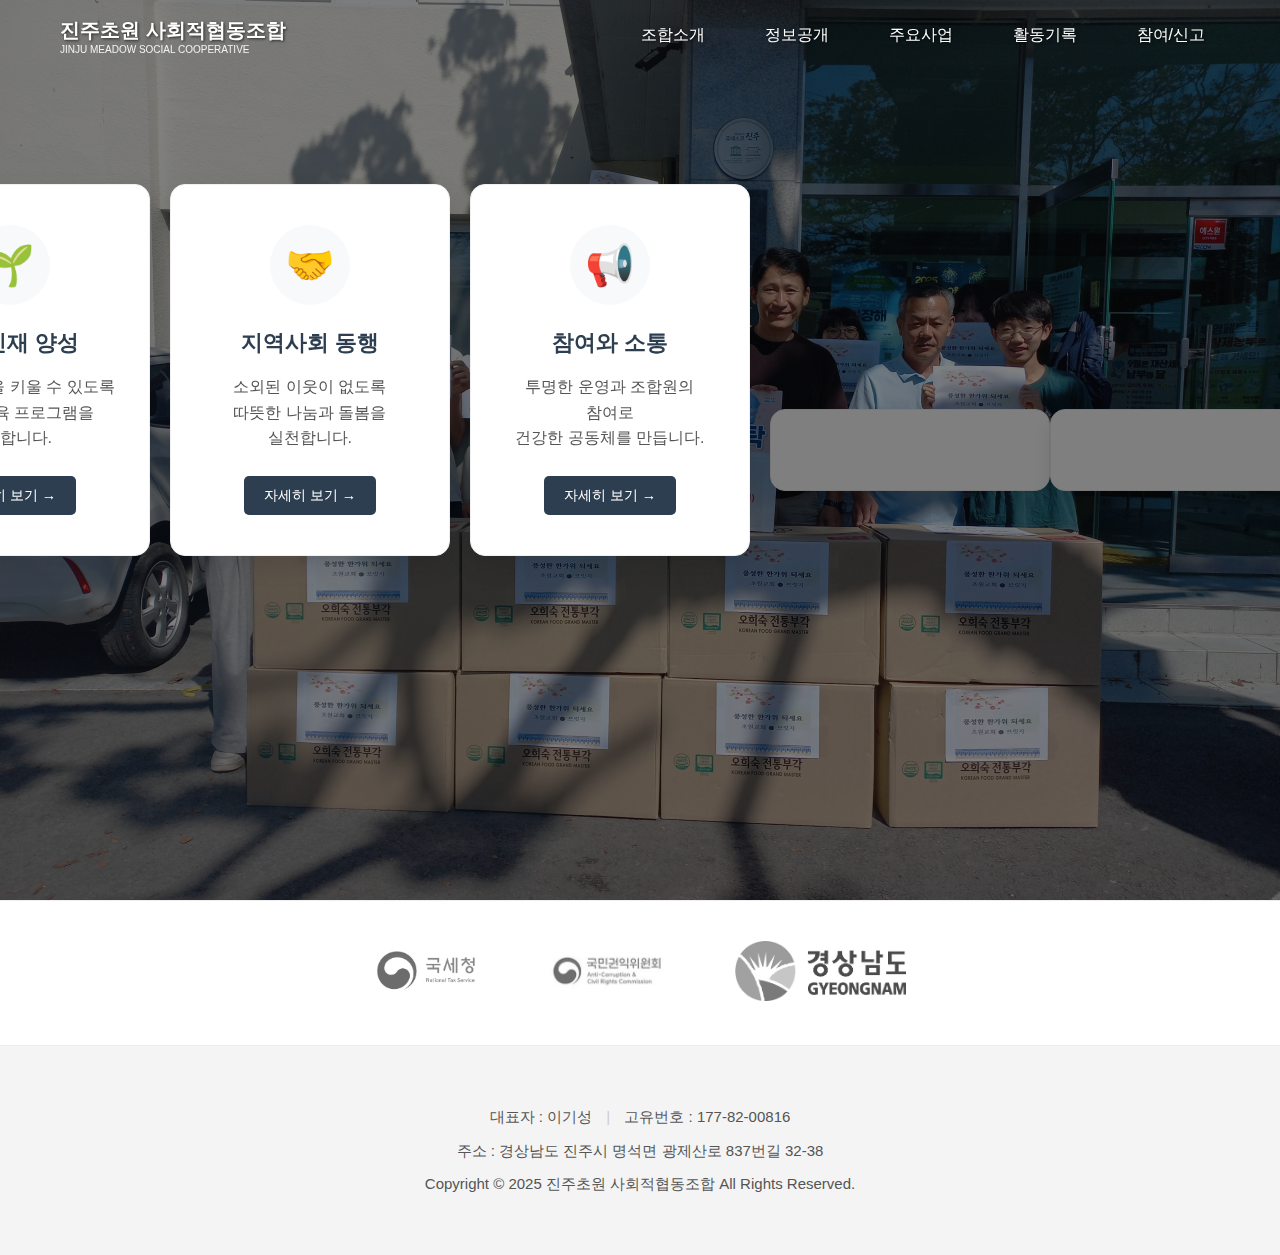
<file: index.html>
<!DOCTYPE html>
<html lang="en">
<head>
    <meta charset="UTF-8">
    <meta name="viewport" content="width=device-width, initial-scale=1.0">
    <link rel="stylesheet" href="CSS/styles.css">
    <title>진주초원 사회적협동조합</title>
    <link rel="stylesheet" href="https://unpkg.com/aos@2.3.1/dist/aos.css" />
    <meta property="og:title" content="진주초원 사회적협동조합">
    
    <meta property="og:description" content="미래 세대와 지역 사회의 상생을 위한 동행과 책임">
    
    <meta property="og:image" content="https://parjdettg.github.io/images/main.jpg">
    
    <meta property="og:url" content="https://parjdettg.github.io/">
</head>

<body class="page-index"> <header class="main-header">
    <div class="nav-container">
        <a href="#index.html" class="logo">
            진주초원 사회적협동조합&nbsp;
            <span class="en-logo-text">JINJU MEADOW SOCIAL COOPERATIVE</span>
        </a>
        <nav class="nav-menu">
            <a href="about.html">조합소개<span class="en-nav-text"></span></a>
            <a href="disclosure.html">정보공개</a>
            <a href="#programs">주요사업</a>
            <a href="#gallery">활동기록</a>
            <a href="#contact">참여/신고</a>
        </nav>
    </div>
</header>

<section id="home" class="hero-section">

    <div class="slide-backgrounds">
        <div class="slide-item active" style="background-image: url('images/main.jpg');"></div>
        <div class="slide-item" style="background-image: url('images/main2.jpg');"></div>
        <div class="slide-item" style="background-image: url('images/main3.jpg');"></div>
    </div>

    <div class="hero-content">
        <h1>진주초원 사회적협동조합</h1>
        <p class="en-sub-title">JINJU MEADOW SOCIAL COOPERATIVE</p>
        <p>미래 세대와 지역 사회의 상생을 위한 동행과 책임</p>
        
        <a href="#about" class="cta-button">
            조합의 미션 자세히 보기
        </a>
    </div>

    <div class="card-grid">
    
    <div class="card-item" data-aos="fade-right">
        <div class="card-icon">🌱</div> <h3>미래인재 양성</h3>
        <p>
            아이들이 꿈을 키울 수 있도록<br>
            다양한 교육 프로그램을 제공합니다.
        </p>
        <a href="#program1" class="card-link">자세히 보기 &rarr;</a>
    </div>

    <div class="card-item" data-aos="fade-up">
        <div class="card-icon">🤝</div>
        <h3>지역사회 동행</h3>
        <p>
            소외된 이웃이 없도록<br>
            따뜻한 나눔과 돌봄을 실천합니다.
        </p>
        <a href="#program2" class="card-link">자세히 보기 &rarr;</a>
    </div>

    <div class="card-item" data-aos="fade-left">
        <div class="card-icon">📢</div>
        <h3>참여와 소통</h3>
        <p>
            투명한 운영과 조합원의 참여로<br>
            건강한 공동체를 만듭니다.
        </p>
        <a href="#program3" class="card-link">자세히 보기 &rarr;</a>
    </div>

</div>
        
    <div class="card-item" data-aos="fade-right">
        </div>

    <div class="card-item" data-aos="fade-up">
        </div>

    <div class="card-item" data-aos="fade-left">
        </div>


</section> <section id="mandatory-links" class="partners-section">
    <div class="container link-container">

        <a href="https://www.hometax.go.kr/" target="_blank" class="partner-item">
            <img src="images/Tax.jpg" alt="국세청 로고" class="logo-nts">
        </a>
        
        <a href="https://www.acrc.go.kr/" target="_blank" class="partner-item">
           <img src ="images/cor1.png" alt="국민권익위원회 로고">
        </a>

        <a href="https://www.gyeongnam.go.kr/" target="_blank" class="partner-item">
            <img src="images/gyn.png" alt="경상남도청 로고">
        </a>
        
    </div>
</section>



<footer> <div class="container footer-info">
        <p>
            대표자 : 이기성 
            <span class="info-divider">|</span> 
            고유번호 : 177-82-00816
        </p>
        <p>
            주소 : 경상남도 진주시 명석면 광제산로 837번길 32-38
        </p>
        
        <p class="copyright">
            Copyright &copy; 2025 진주초원 사회적협동조합 All Rights Reserved.
        </p>
    </div>
</footer>

<script src="https://unpkg.com/aos@2.3.1/dist/aos.js"></script>
<script>
    AOS.init({
        duration: 1000,
        once: true,     
    });

    /* --- ★ 여기부터 슬라이드 쇼 JS 코드 ★ --- */
    (function() {
        // 1. '.slide-item' 클래스를 가진 모든 요소를 찾습니다.
        const slides = document.querySelectorAll('.slide-item');
        let currentSlide = 0; // 현재 활성화된 슬라이드 번호 (0부터 시작)
        const slideInterval = 5000; // 5초(5000ms)마다 변경

        function nextSlide() {
            // 2. 현재 슬라이드에서 'active' 클래스를 제거합니다.
            slides[currentSlide].classList.remove('active');
            
            // 3. 다음 슬라이드 번호를 계산합니다. (마지막이면 0으로)
            currentSlide = (currentSlide + 1) % slides.length;
            
            // 4. 다음 슬라이드에 'active' 클래스를 추가합니다.
            slides[currentSlide].classList.add('active');
        }

        // 5. 5초마다 nextSlide 함수를 자동으로 실행합니다.
        setInterval(nextSlide, slideInterval);
    })();
    /* --- ★ 여기까지 슬라이드 쇼 JS 코드 ★ --- */

</script>
</body> 
</html>
</file>
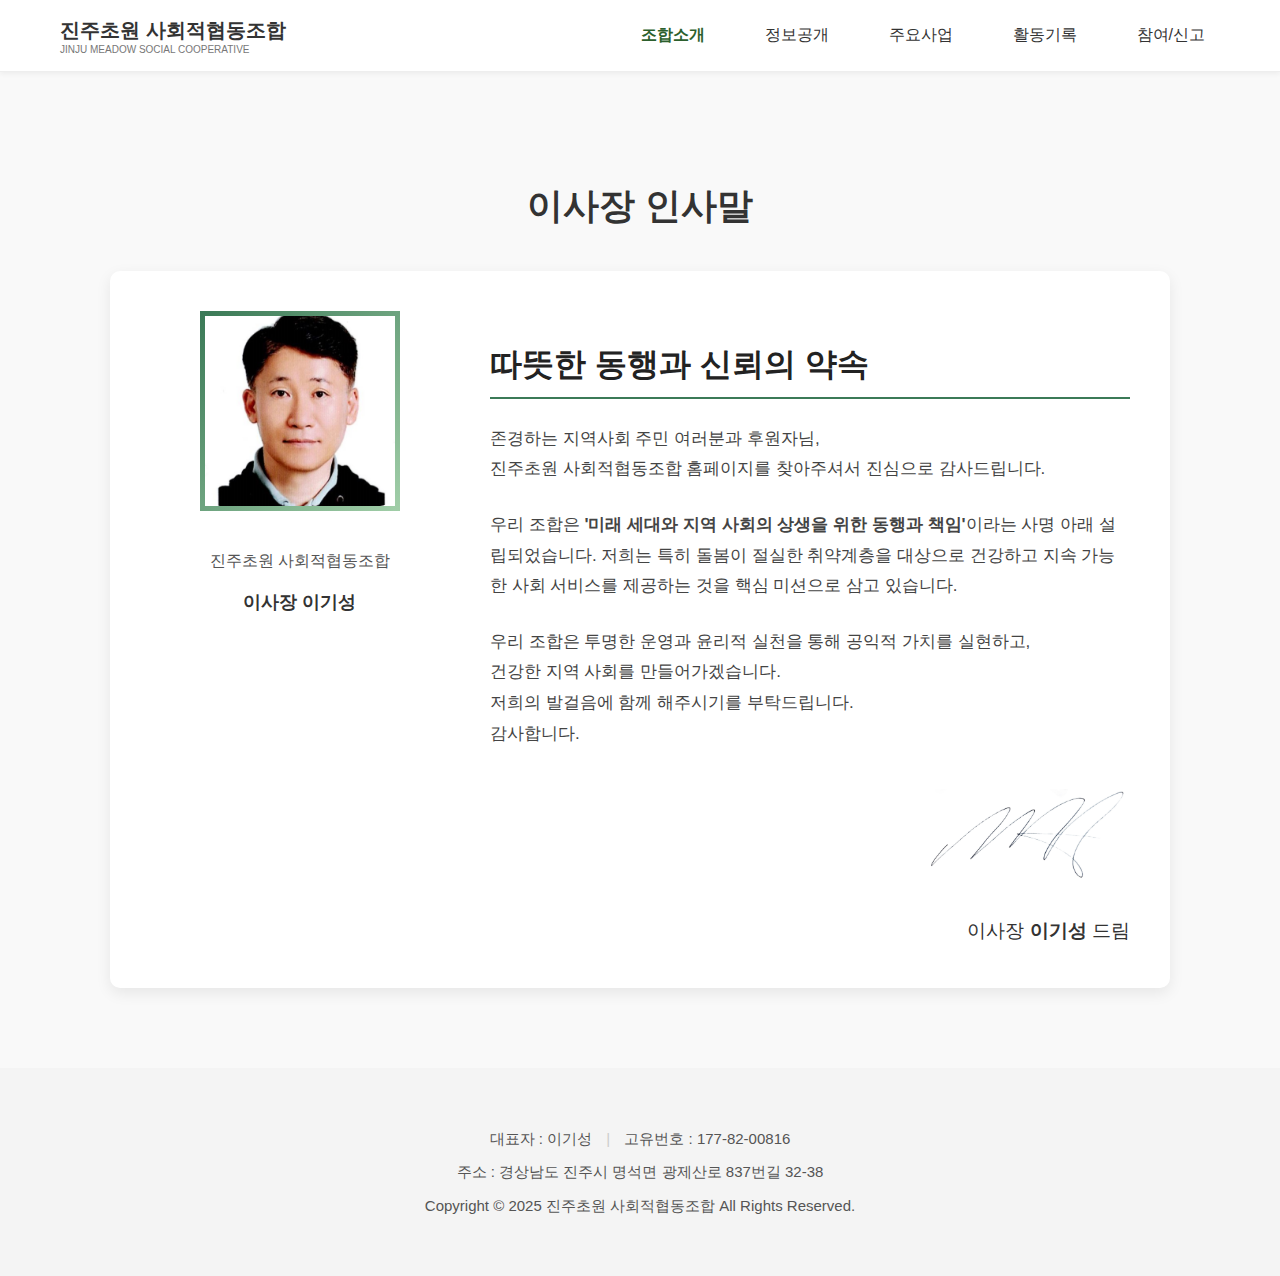
<file: about.html>
<!DOCTYPE html>
<html lang="ko">
<head>
    <meta charset="UTF-8">
    <meta name="viewport" content="width=device-width, initial-scale=1.0">
    <link rel="stylesheet" href="CSS/styles.css">
    <title>조합소개 - 진주초원 사회적협동조합</title>
</head>

<body class="page-about"> 
    
    <header class="main-header">
        <div class="nav-container">
            <a href="index.html" class="logo">
                진주초원 사회적협동조합
                <span class="en-logo-text">JINJU MEADOW SOCIAL COOPERATIVE</span>
            </a>
            <nav class="nav-menu">
                <a href="about.html" style="color: #2c5f2d; font-weight: bold;">조합소개</a>
                <a href="disclosure.html">정보공개</a>
                <a href="business.html">주요사업</a>
                <a href="gallery.html">활동기록</a>
                <a href="index.html#contact">참여/신고</a>
            </nav>
        </div>
    </header>

    <section class="greeting-section">
        <div class="container"> 
            <h2 class="section-title">이사장 인사말</h2>

            <div class="greeting-box">
                <div class="greeting-photo">
                    <img src="images/face.jpg" alt="이사장 사진">
                    <p class="chairperson-name">진주초원 사회적협동조합</p>
                    <p class="chairperson-title"><strong>이사장 이기성</strong></p>
                </div>
                
                <div class="greeting-text">
                    <h3 class="greeting-title"><strong>따뜻한 동행과 신뢰의 약속</strong></h3>
                    
                    <p>
                        존경하는 지역사회 주민 여러분과 후원자님,<br>
                        진주초원 사회적협동조합 홈페이지를 찾아주셔서 진심으로 감사드립니다.
                    </p>
                    <p>
                        우리 조합은 <strong>'미래 세대와 지역 사회의 상생을 위한 동행과 책임'</strong>이라는 사명 아래 설립되었습니다. 
                        저희는 특히 돌봄이 절실한 취약계층을 대상으로 건강하고 지속 가능한 사회 서비스를 제공하는 것을 핵심 미션으로 삼고 있습니다.
                    </p>
                    <p>
                        우리 조합은 투명한 운영과 윤리적 실천을 통해 공익적 가치를 실현하고,<br>
                        건강한 지역 사회를 만들어가겠습니다. <br> 저희의 발걸음에 함께 해주시기를 부탁드립니다.<br>
                        감사합니다.
                    </p>
                    
                    <div class="signature-area">
                        <img src="images/ceo_sign1.png" alt="이사장 사인" class="signature-img">
                        <p class="signature-line">이사장 <strong>이기성</strong> 드림</p>
                    </div>
                </div> 
            </div> 
        </div> 
    </section>

    <footer>
        <div class="container footer-info">
            <p>대표자 : 이기성 <span class="info-divider">|</span> 고유번호 : 177-82-00816</p>
            <p>주소 : 경상남도 진주시 명석면 광제산로 837번길 32-38</p>
            <p class="copyright">Copyright &copy; 2025 진주초원 사회적협동조합 All Rights Reserved.</p>
        </div>
    </footer>

</body>
</html>
</file>
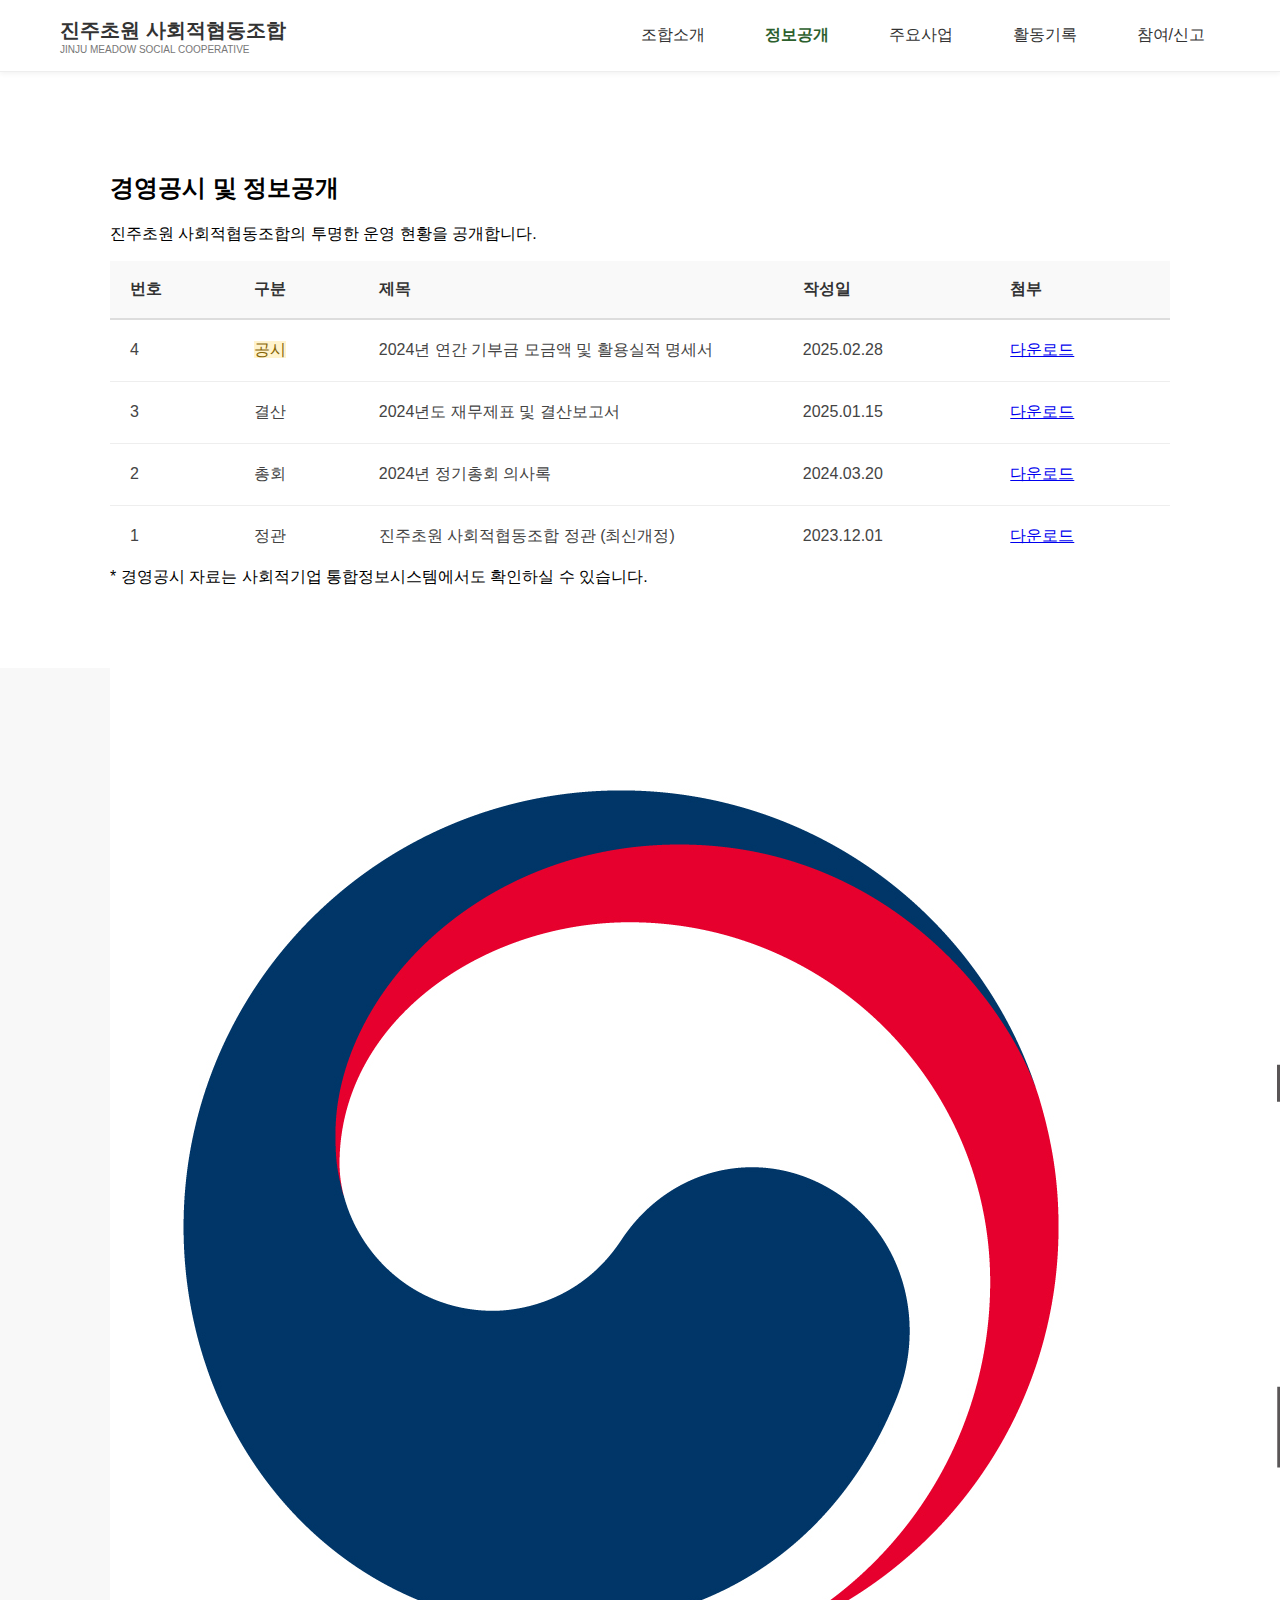
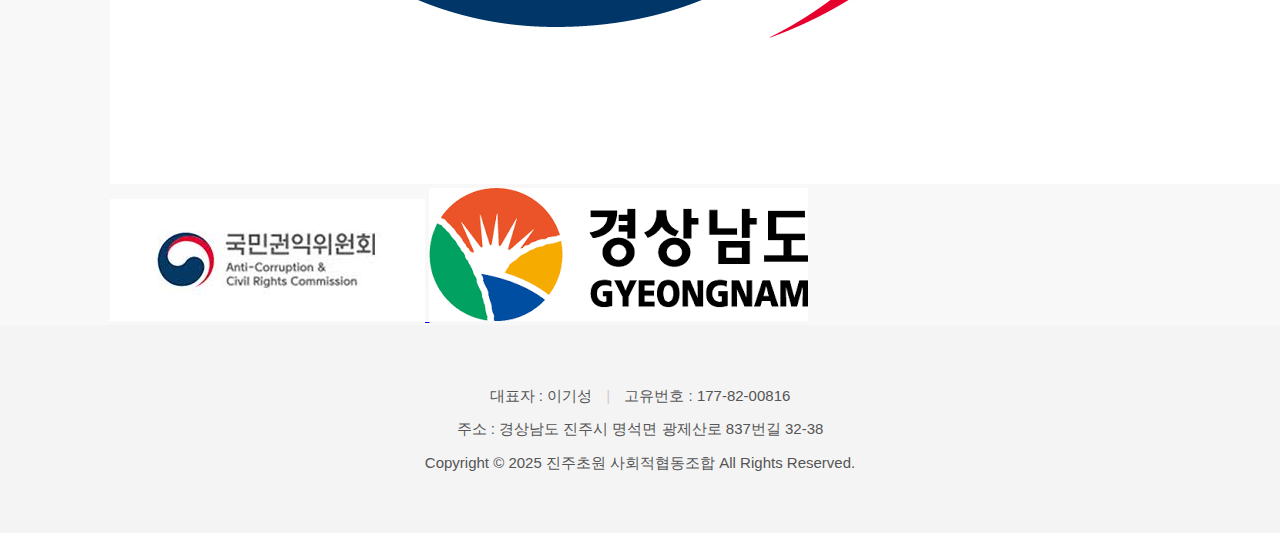
<file: disclosure.html>
<!DOCTYPE html>
<html lang="ko">
<head>
    <meta charset="UTF-8">
    <meta name="viewport" content="width=device-width, initial-scale=1.0">
    <link rel="stylesheet" href="CSS/styles.css">
    <title>정보공개 - 진주초원 사회적협동조합</title>
</head>

<body class="page-disclosure">

    <header class="main-header">
        <div class="nav-container">
            <a href="index.html" class="logo">
                진주초원 사회적협동조합
                <span class="en-logo-text">JINJU MEADOW SOCIAL COOPERATIVE</span>
            </a>
            <nav class="nav-menu">
                <a href="about.html">조합소개</a>
                <a href="disclosure.html" style="color: #2c5f2d; font-weight: bold;">정보공개</a>
                <a href="business.html">주요사업</a>
                <a href="gallery.html">활동기록</a>
                <a href="index.html#contact">참여/신고</a>
            </nav>
        </div>
    </header>

    <section class="disclosure-section">
        <div class="container">
            
            <div class="section-title">
                <h2>경영공시 및 정보공개</h2>
                <p>진주초원 사회적협동조합의 투명한 운영 현황을 공개합니다.</p>
            </div>

            <div class="table-responsive">
                <table class="disclosure-table">
                    <thead>
                        <tr>
                            <th class="col-num">번호</th>
                            <th class="col-cat">구분</th>
                            <th class="col-title">제목</th>
                            <th class="col-date">작성일</th>
                            <th class="col-file">첨부</th>
                        </tr>
                    </thead>
                    <tbody>
                        <tr>
    <td class="td-center">4</td>
    <td class="td-center"><span class="cat-badge" style="background-color: #fff3cd; color: #856404;">공시</span></td>
    <td class="td-left">2024년 연간 기부금 모금액 및 활용실적 명세서</td>
    <td class="td-center">2025.02.28</td>
    <td class="td-center">
        <a href="#" class="download-btn">다운로드</a>
    </td>
</tr>
                        <tr>
                            <td class="td-center">3</td>
                            <td class="td-center"><span class="cat-badge">결산</span></td>
                            <td class="td-left">2024년도 재무제표 및 결산보고서</td>
                            <td class="td-center">2025.01.15</td>
                            <td class="td-center">
                                <a href="#" class="download-btn">다운로드</a>
                            </td>
                        </tr>
                        <tr>
                            <td class="td-center">2</td>
                            <td class="td-center"><span class="cat-badge">총회</span></td>
                            <td class="td-left">2024년 정기총회 의사록</td>
                            <td class="td-center">2024.03.20</td>
                            <td class="td-center">
                                <a href="#" class="download-btn">다운로드</a>
                            </td>
                        </tr>
                        <tr>
                            <td class="td-center">1</td>
                            <td class="td-center"><span class="cat-badge">정관</span></td>
                            <td class="td-left">진주초원 사회적협동조합 정관 (최신개정)</td>
                            <td class="td-center">2023.12.01</td>
                            <td class="td-center">
                                <a href="#" class="download-btn">다운로드</a>
                            </td>
                        </tr>
                    </tbody>
                </table>
            </div>

            <div class="info-text">
                * 경영공시 자료는 사회적기업 통합정보시스템에서도 확인하실 수 있습니다.
            </div>

        </div>
    </section>

    <section class="partners-section">
        <div class="container link-container">
            <a href="https://www.hometax.go.kr/" target="_blank" class="partner-item">
                <img src="images/Tax.jpg" alt="국세청" class="logo-img">
            </a>
            <a href="https://www.acrc.go.kr/" target="_blank" class="partner-item">
                <img src="images/cor1.png" alt="국민권익위원회" class="logo-img">
            </a>
            <a href="https://www.gyeongnam.go.kr/" target="_blank" class="partner-item">
                <img src="images/gyn.png" alt="경상남도" class="logo-img">
            </a>
        </div>
    </section>

    <footer>
        <div class="container footer-info">
            <p>대표자 : 이기성 <span class="info-divider">|</span> 고유번호 : 177-82-00816</p>
            <p>주소 : 경상남도 진주시 명석면 광제산로 837번길 32-38</p>
            <p class="copyright">Copyright &copy; 2025 진주초원 사회적협동조합 All Rights Reserved.</p>
        </div>
    </footer>

</body>
</html>
</file>
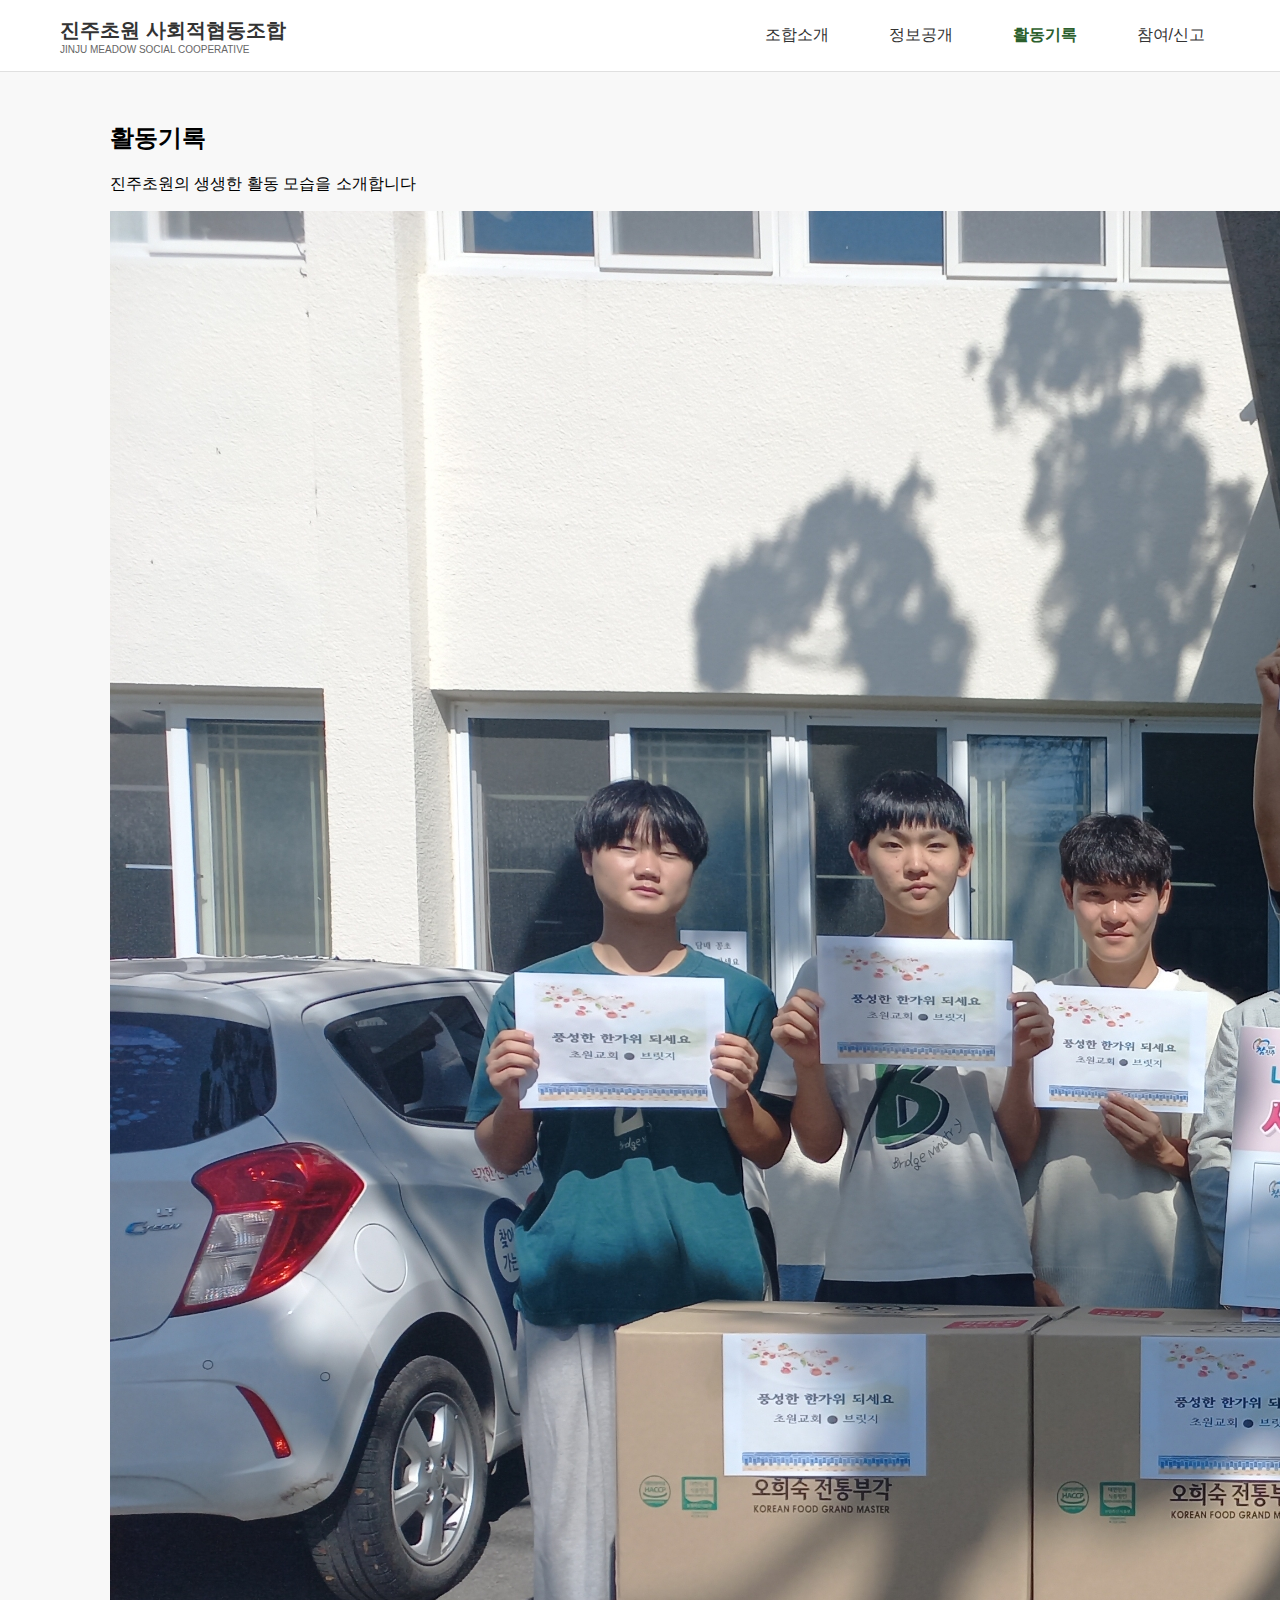
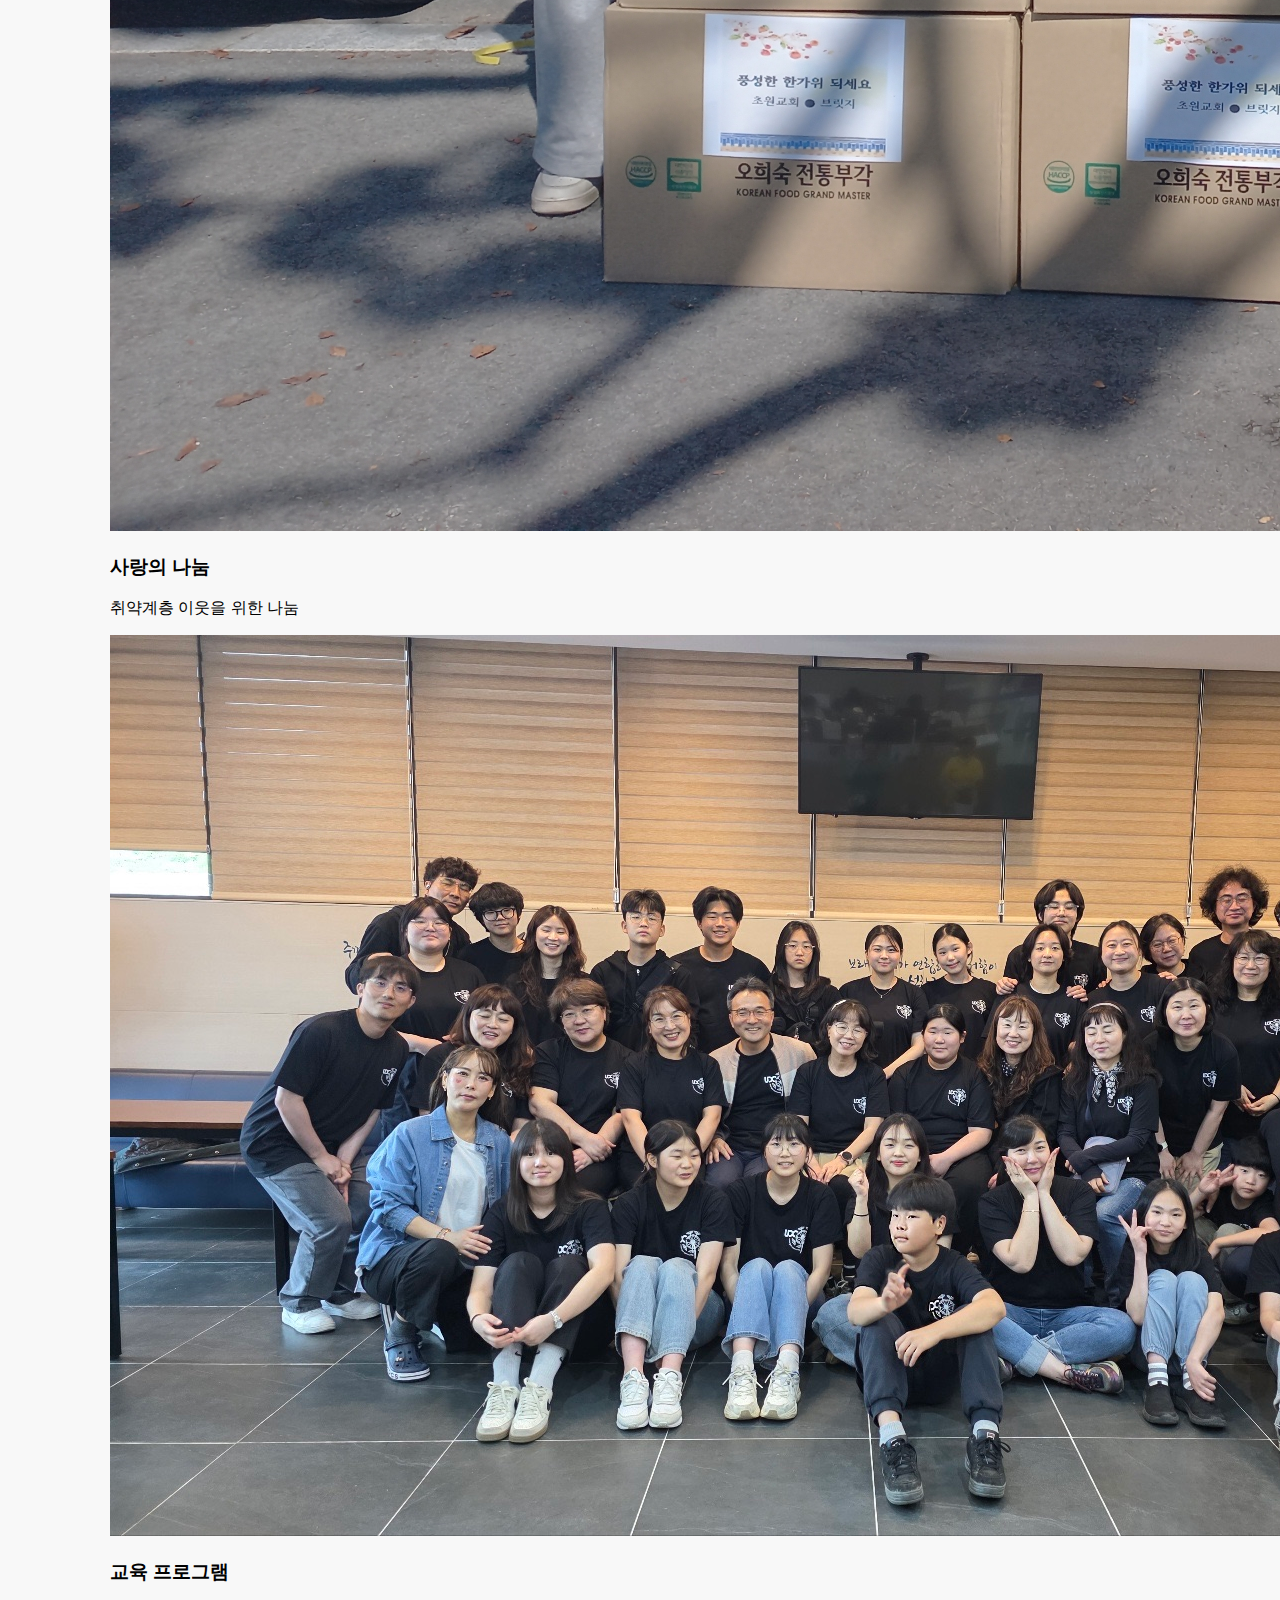
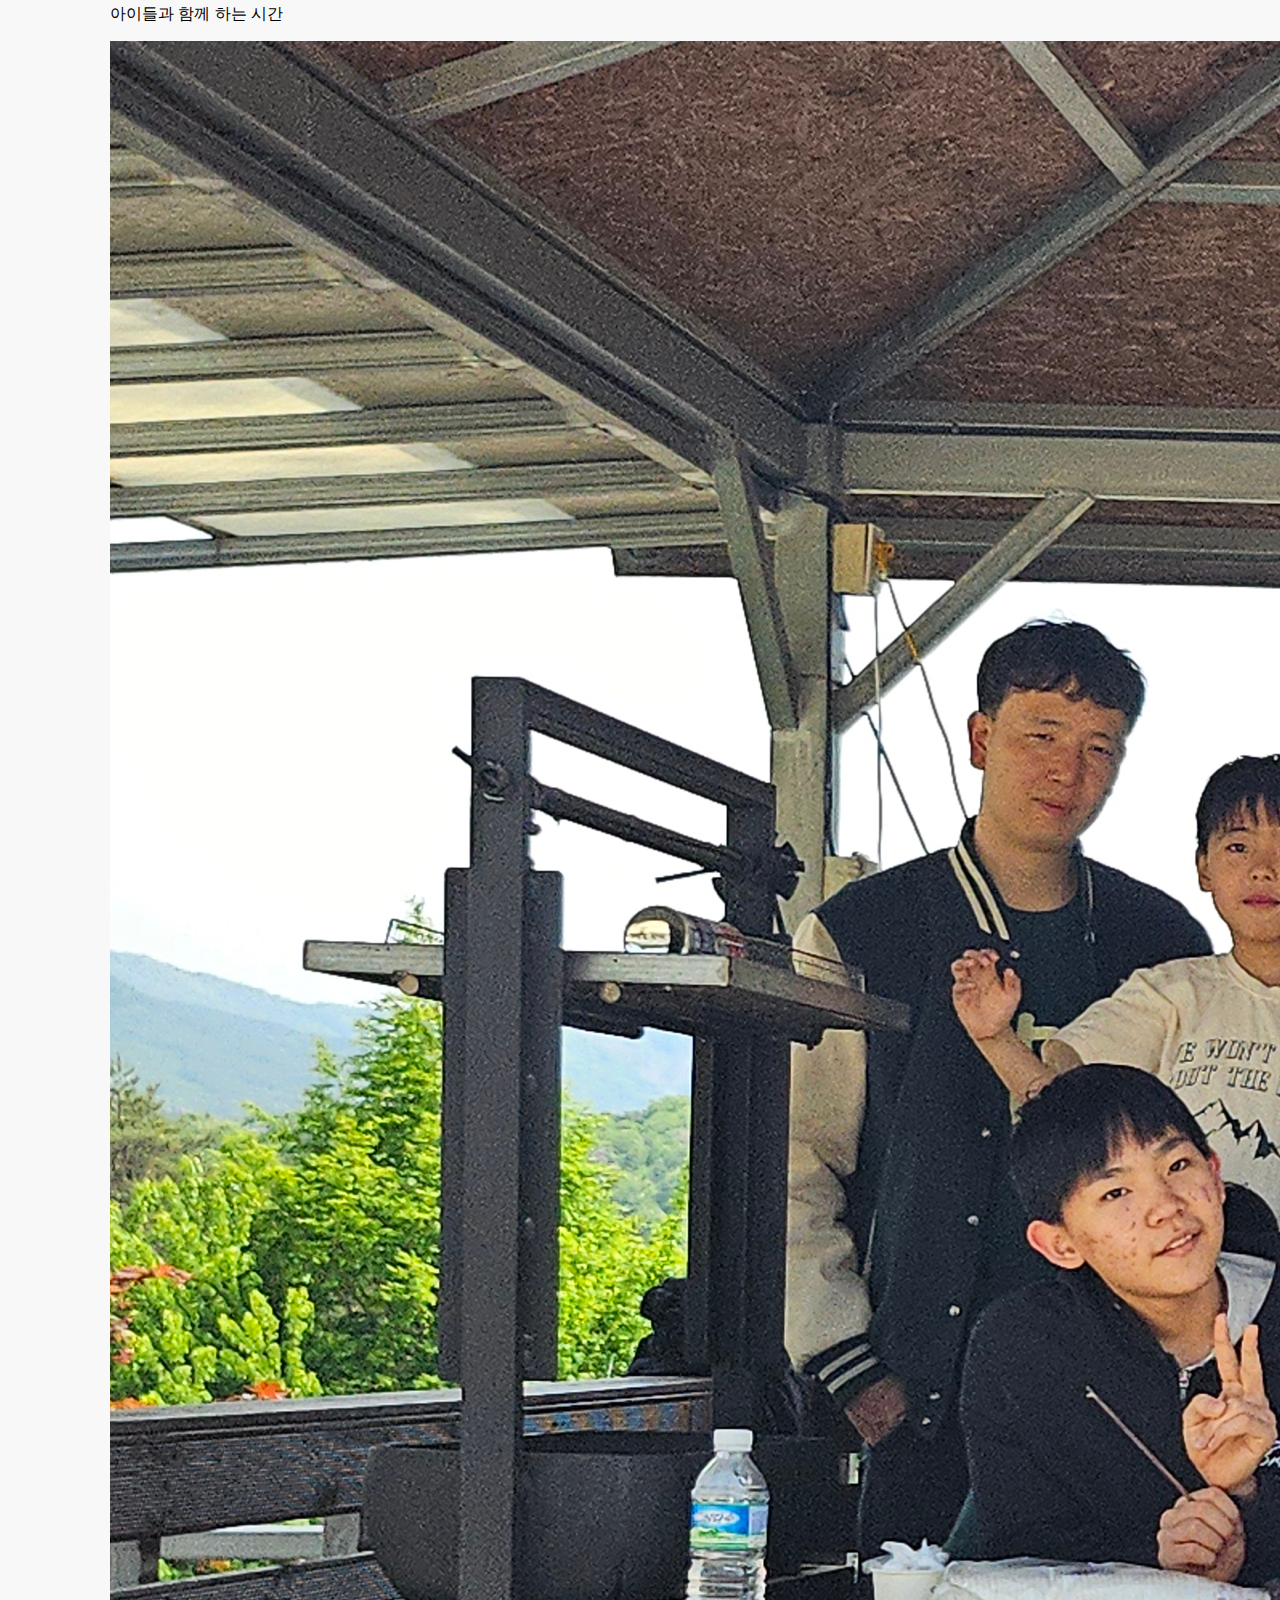
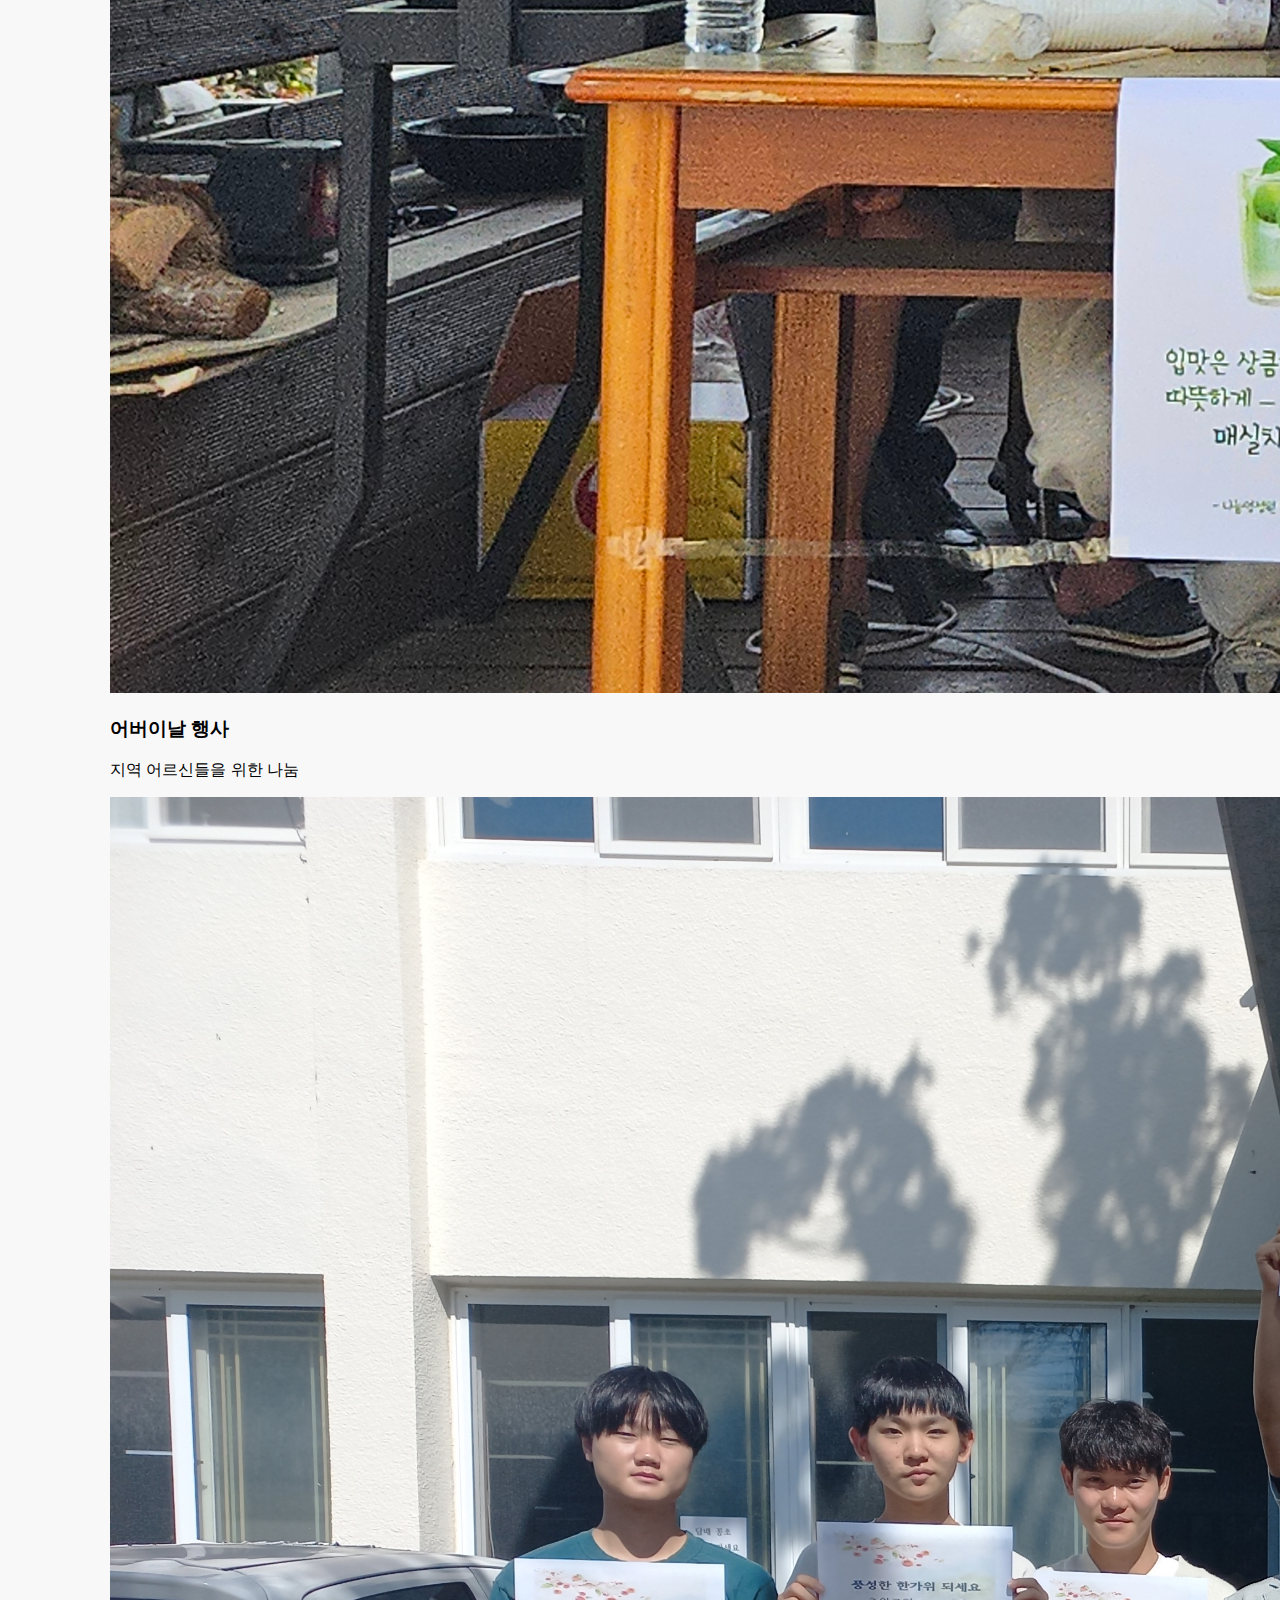
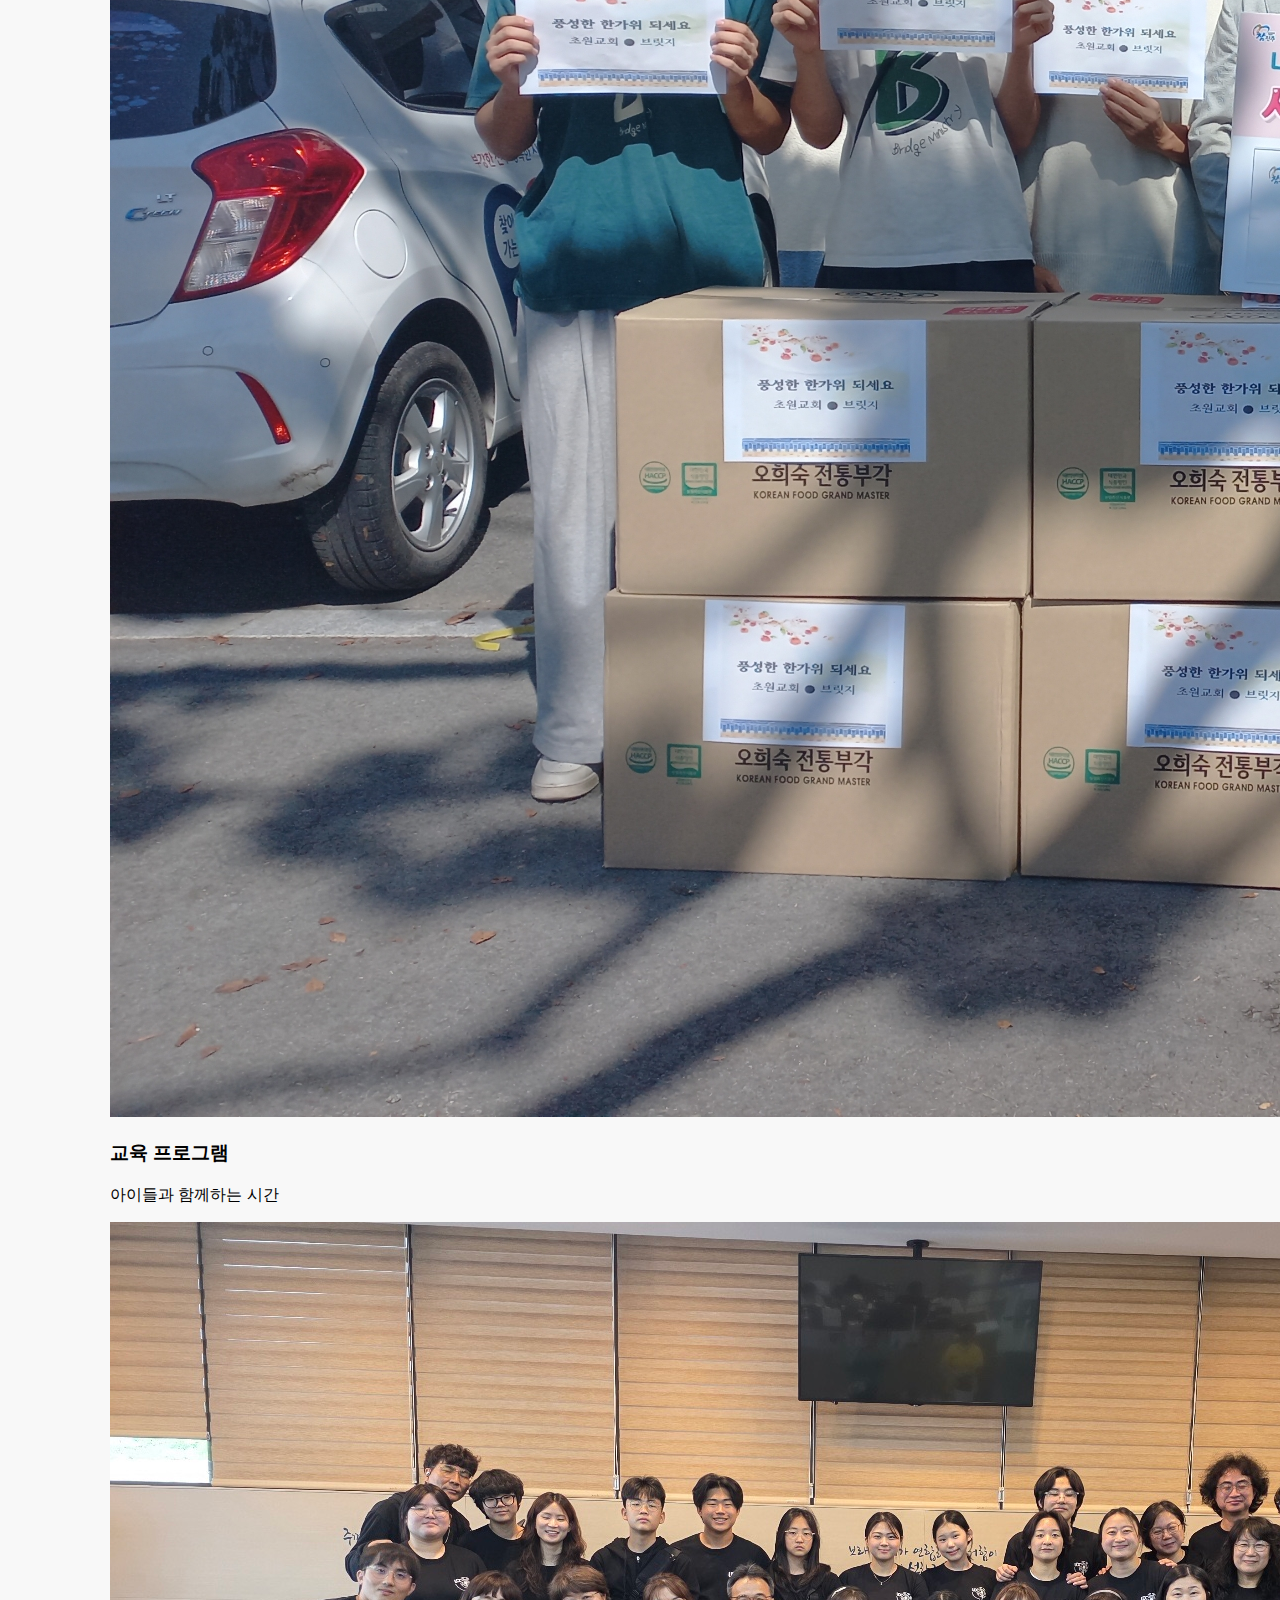
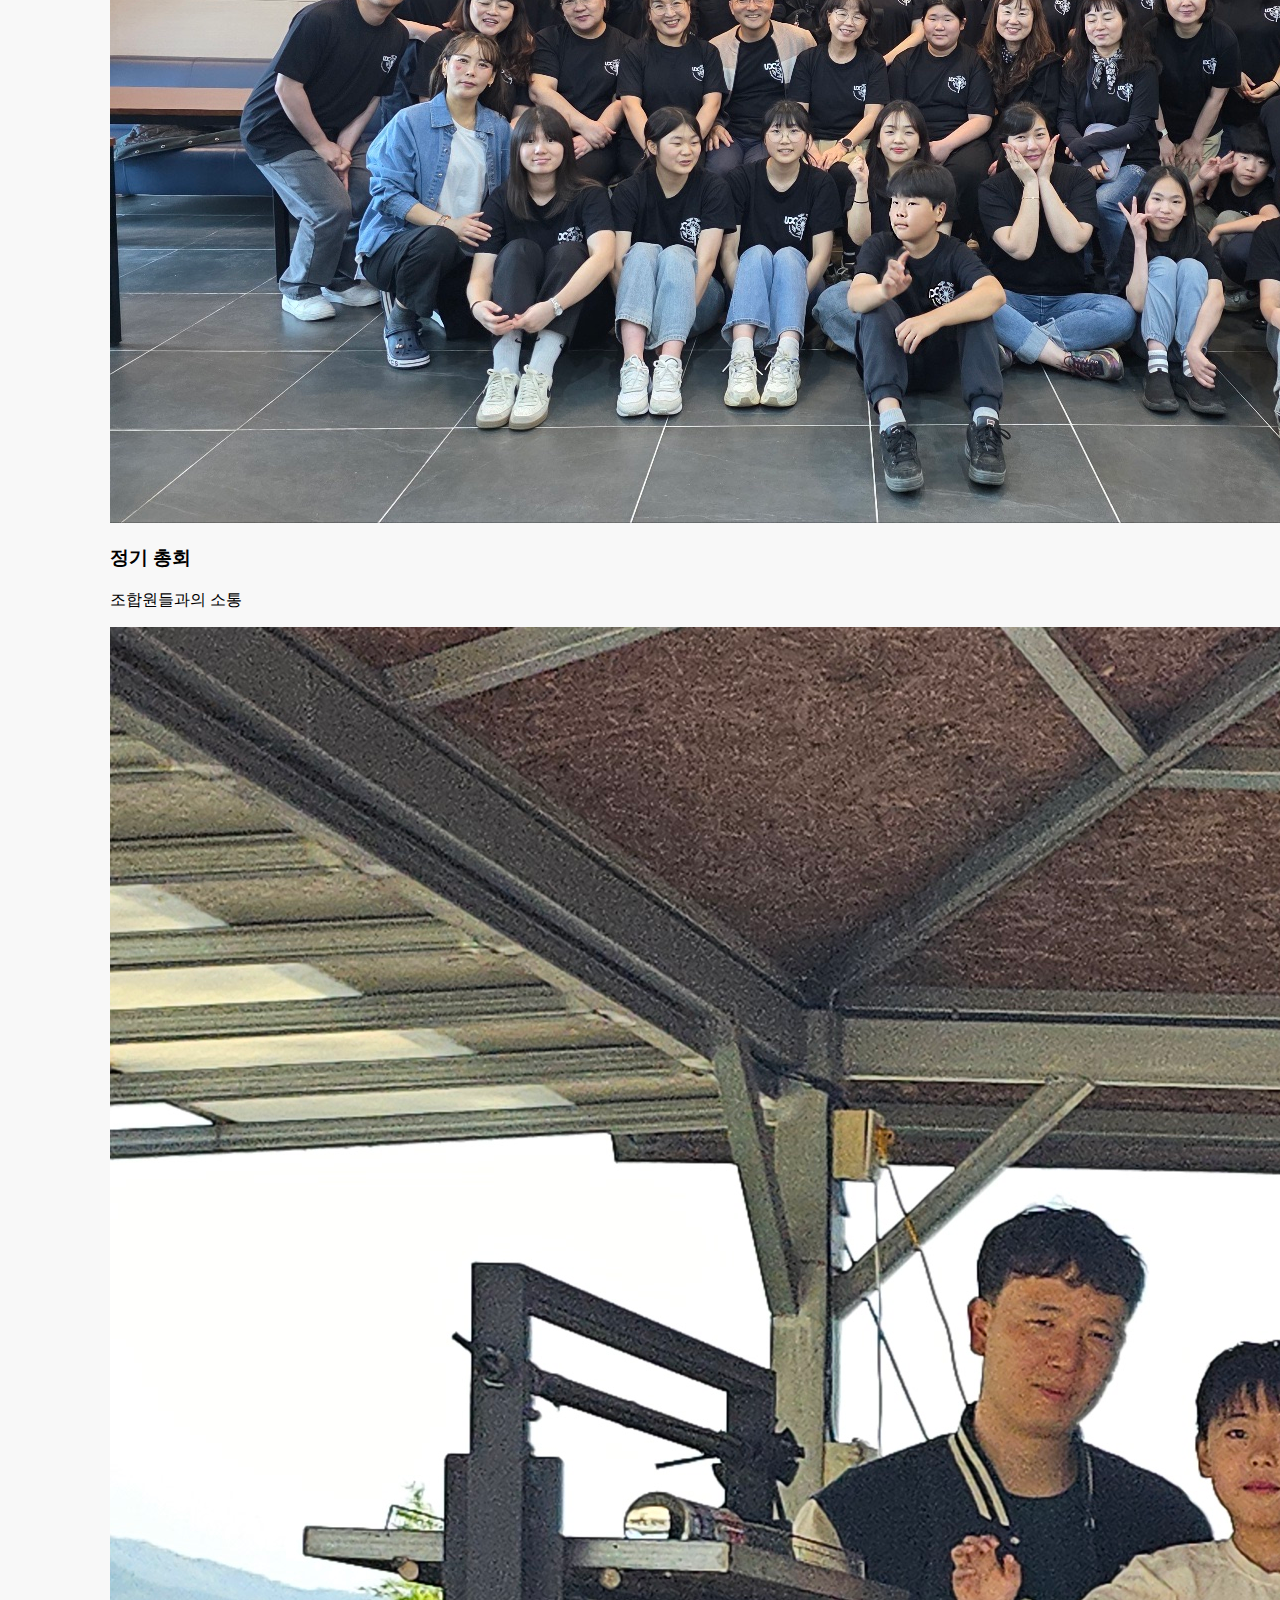
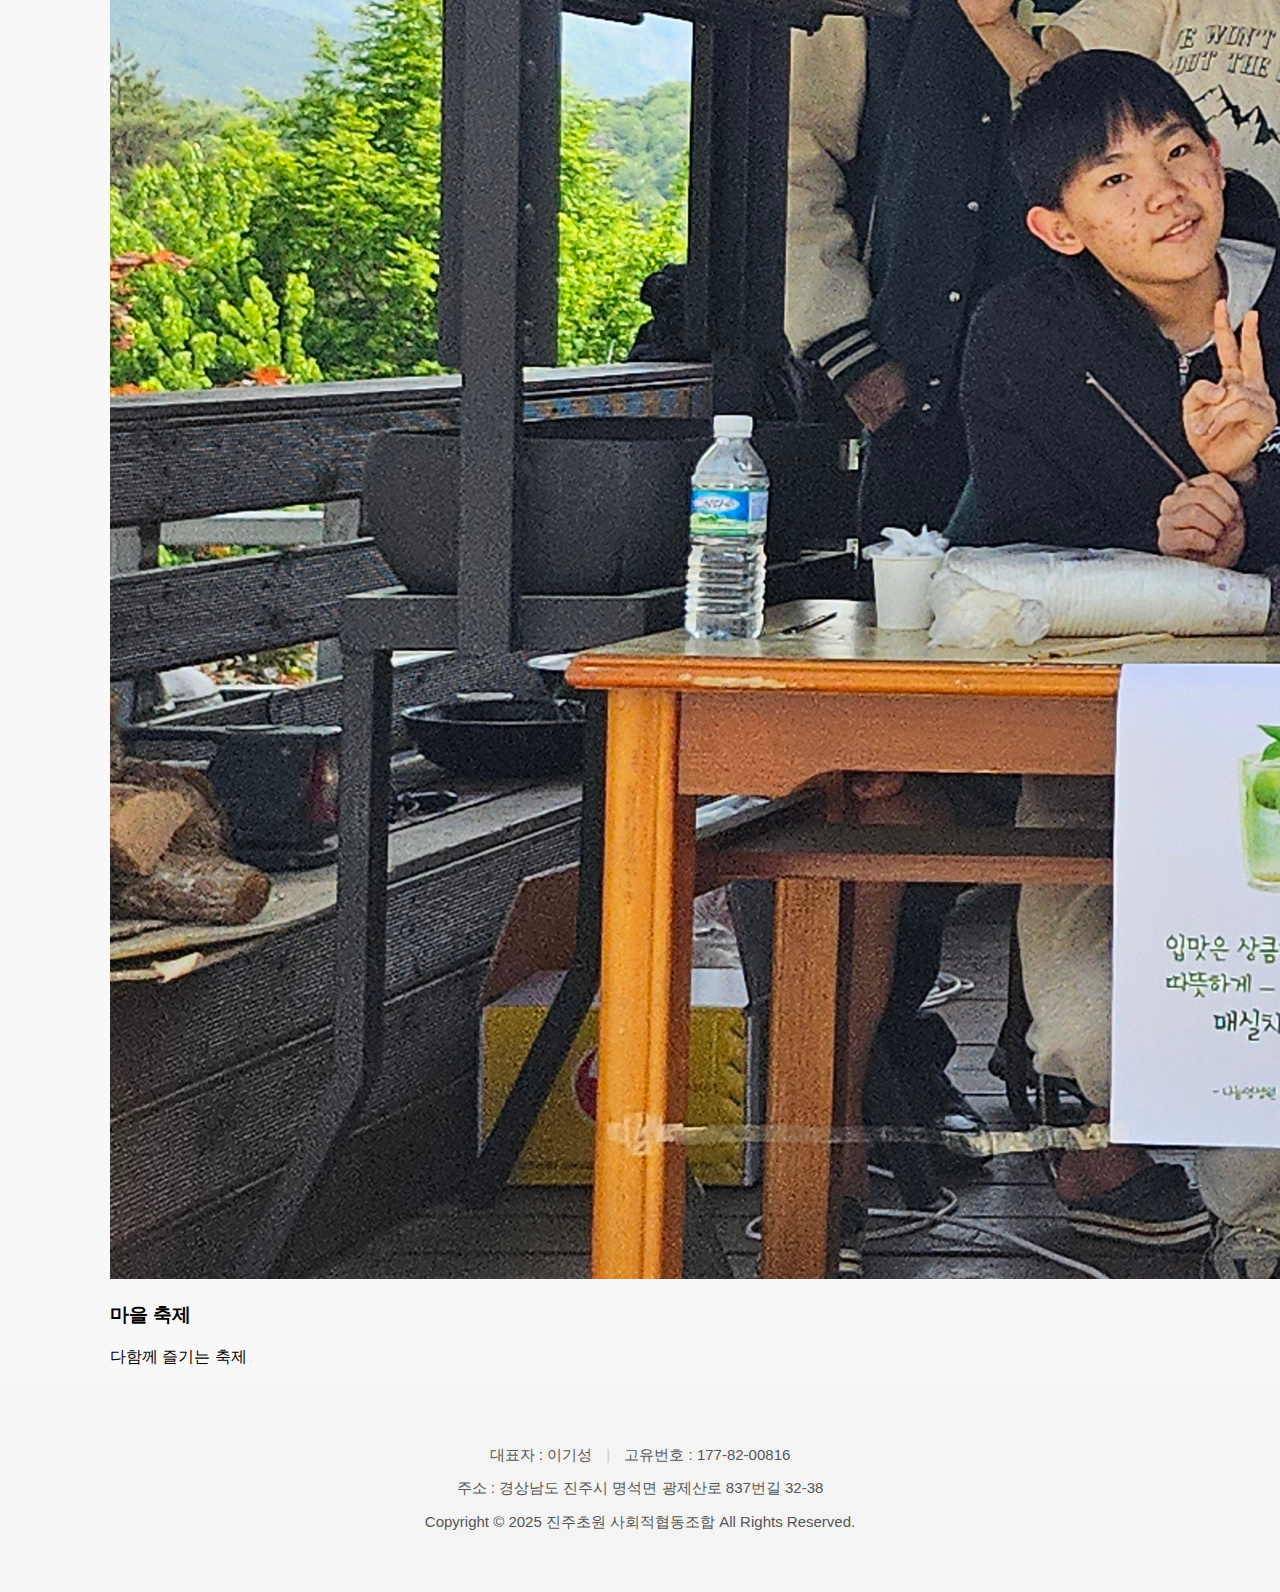
<file: gallery.html>
<!DOCTYPE html>
<html lang="ko">
<head>
    <meta charset="UTF-8">
    <meta name="viewport" content="width=device-width, initial-scale=1.0">
    <link rel="stylesheet" href="CSS/styles.css"> <title>활동기록 - 진주초원 사회적협동조합</title>
</head>

<body>

    <header class="main-header" style="position: relative; background: #ffffff; border-bottom: 1px solid #e0e0e0;">
    <div class="nav-container">
        <a href="index.html" class="logo" style="color: #333;">
            진주초원 사회적협동조합
            <span class="en-logo-text" style="color: #666;">JINJU MEADOW SOCIAL COOPERATIVE</span>
        </a>

        <nav class="nav-menu">
            <a href="about.html" style="color: #333;">조합소개</a>
            <a href="disclosure.html" style="color: #333;">정보공개</a>
            
            <a href="gallery.html" style="color: #2c5f2d; font-weight: bold;">활동기록</a>
            
            <a href="index.html#contact" style="color: #333;">참여/신고</a>
        </nav>
    </div>
</header>

    <section class="gallery-section">
        <div class="container">
            <div class="section-title" style="margin-top: 50px;">
                <h2>활동기록</h2>
                <p>진주초원의 생생한 활동 모습을 소개합니다</p>
            </div>

            <div class="photo-grid">
                
                <div class="photo-item">
                    <img src="images/main.jpg" alt="활동사진1">
                    <div class="photo-overlay">
                        <div class="text">
                            <h3>사랑의 나눔</h3>
                            <p>취약계층 이웃을 위한 나눔</p>
                        </div>
                    </div>
                </div>

                <div class="photo-item">
                    <img src="images/main2.jpg" alt="활동사진2">
                    <div class="photo-overlay">
                        <div class="text">
                            <h3>교육 프로그램</h3>
                            <p>아이들과 함께 하는 시간</p>
                        </div>
                    </div>
                </div>

                <div class="photo-item">
                    <img src="images/main3.jpg" alt="활동사진3">
                    <div class="photo-overlay">
                        <div class="text">
                            <h3>어버이날 행사</h3>
                            <p>지역 어르신들을 위한 나눔</p>
                        </div>
                    </div>
                </div>

                <div class="photo-item">
                    <img src="images/main.jpg" alt="활동사진4">
                    <div class="photo-overlay">
                        <div class="text">
                            <h3>교육 프로그램</h3>
                            <p>아이들과 함께하는 시간</p>
                        </div>
                    </div>
                </div>

                 <div class="photo-item">
                    <img src="images/main2.jpg" alt="활동사진5">
                    <div class="photo-overlay">
                        <div class="text">
                            <h3>정기 총회</h3>
                            <p>조합원들과의 소통</p>
                        </div>
                    </div>
                </div>

                 <div class="photo-item">
                    <img src="images/main3.jpg" alt="활동사진6">
                    <div class="photo-overlay">
                        <div class="text">
                            <h3>마을 축제</h3>
                            <p>다함께 즐기는 축제</p>
                        </div>
                    </div>
                </div>
                
            </div>
            </div>
    </section>

    <footer>
        <div class="container footer-info">
            <p>
                대표자 : 이기성 
                <span class="info-divider">|</span> 
                고유번호 : 177-82-00816
            </p>
            <p>
                주소 : 경상남도 진주시 명석면 광제산로 837번길 32-38
            </p>
            <p class="copyright">
                Copyright &copy; 2025 진주초원 사회적협동조합 All Rights Reserved.
            </p>
        </div>
    </footer>

</body>
</html>
</file>
<file: CSS/styles.css>
/* =================================
   1. 페이지 기본 스타일 (초기화)
==================================== */
body, html {
    margin: 0;
    padding: 0;
    font-family: '나눔고딕 ExtraBold', 'Apple SD Gothic Neo', 'Noto Sans KR', sans-serif;
    background-color: #f8f8f8; /* 기본 배경색 */
    box-sizing: border-box; /* 모든 요소의 크기 계산을 쉽게 함 */
}

*, *:before, *:after {
    box-sizing: inherit;
}

.container {
    width: 100%;
    max-width: 1100px; /* 사이트 콘텐츠의 최대 너비 */
    margin: 0 auto; /* 중앙 정렬 */
    padding: 0 20px; /* 좌우 여백 */
}

/* =================================
   2. 헤더 (공통 스타일)
==================================== */
.main-header {
    top: 0;
    left: 0;
    width: 100%;
    z-index: 1000;
    padding: 15px 0;
    transition: background-color 0.3s ease, box-shadow 0.3s ease;
}

.nav-container {
    max-width: 1200px;
    margin: 0 auto;
    display: flex;
    justify-content: space-between;
    align-items: center;
    padding: 0 20px;
}

.logo {
    font-size: 20px;
    font-weight: 800;
    text-decoration: none;
}

.en-logo-text {
    display: block;
    font-size: 10px; 
    font-weight: 400; 
    text-shadow: none; 
}

.nav-menu {
    display: flex;
    gap: 30px;
}

.nav-menu a {
    text-decoration: none;
    font-size: 16px;
    font-weight: 500;
    padding: 10px 15px;
    border-radius: 5px;
    transition: background-color 0.3s ease, color 0.3s ease;
}

/* --- 2-1. index.html (메인) 헤더 전용 스타일 --- */
.page-index .main-header {
    position: absolute; /* 메인에선 이미지 위에 겹치기 */
    background-color: transparent;
}
.page-index .logo,
.page-index .nav-menu a {
    color: white; /* 흰색 글씨 */
    text-shadow: 1px 1px 3px rgba(0, 0, 0, 0.7); /* 그림자 */
}
.page-index .en-logo-text {
    color: rgba(255, 255, 255, 0.9);
}
.page-index .nav-menu a:hover {
    background-color: rgba(255, 255, 255, 0.15);
}

/* --- 2-2. about.html (서브) 헤더 전용 스타일 --- */
.page-about .main-header {
    position: relative; /* 서브에선 일반 흐름대로 */
    background-color: white; /* 흰색 배경 */
    border-bottom: 1px solid #eee; /* 하단 구분선 */
    box-shadow: 0 2px 5px rgba(0,0,0,0.05); /* 은은한 그림자 */
}
.page-about .logo,
.page-about .nav-menu a {
    color: #333333; /* 어두운 글씨 */
    text-shadow: none; /* 그림자 없음 */
}
.page-about .en-logo-text {
    color: #777777;
}
.page-about .nav-menu a:hover {
    background-color: #f4f4f4;
    color: #3B7A57; /* 메인 컬러 */
}

/* =================================
   3. 메인 배경 이미지 (Hero 섹션)
==================================== */
.hero-section {
    min-height: 100vh; 
    color: white;
    /* ★ background-image 속성은 삭제합니다. */
    position: relative; /* ★ 하위 요소를 정렬할 기준점 */
    display: flex;
    justify-content: center;
    align-items: center;
    text-align: center;
    overflow: hidden; /* ★ 삐져나가는 요소 숨기기 */
}

.slide-backgrounds {
    position: absolute;
    top: 0; left: 0; width: 100%; height: 100%;
    /* ★ z-index: 0 (콘텐츠보다 뒤에 있도록) */
    z-index: 0; 
}

.slide-item {
    position: absolute;
    top: 0; left: 0; width: 100%; height: 100%;
    
    background-size: cover;
    background-position: center center;
    
    opacity: 0; /* ★ 평소엔 투명 */
    /* ★ 1.5초 동안 부드럽게 나타나고 사라짐 */
    transition: opacity 1.5s ease-in-out; 
    
    z-index: 1;
}

.slide-item.active {
    opacity: 1; /* ★ 불투명하게 보임 */
    z-index: 2; /* 다른 슬라이드보다 위로 */
}

.hero-section::before {
    content: '';
    position: absolute;
    top: 0; left: 0; right: 0; bottom: 0;
    background-color: rgba(0, 0, 0, 0.5); 
    /* ★ z-index: 3 (슬라이드보다 위, 텍스트보다 아래) */
    z-index: 3; 
}

.hero-content {
    position: relative; 
    /* ★ z-index: 4 (가장 위에 보임) */
    z-index: 4;
    padding: 20px;
}

.hero-content h1 {
    font-size: 52px;
    font-weight: 800;
    margin: 0 0 15px 0;
    text-shadow: 2px 2px 5px rgba(0, 0, 0, 0.7);
}

.hero-content .en-sub-title {
    font-size: 18px;
    font-weight: 400;
    margin: 0 0 25px 0;
    color: rgba(255, 255, 255, 0.9);
    letter-spacing: 1px;
}

.hero-content p {
    font-size: 22px;
    font-weight: 500;
    margin-bottom: 30px;
    text-shadow: 1px 1px 3px rgba(0, 0, 0, 0.7);
}

.cta-button {
    display: inline-block;
    background-color: #3B7A57; 
    color: white;
    text-decoration: none;
    padding: 14px 35px;
    border-radius: 5px;
    font-weight: 600;
    font-size: 17px;
    transition: background-color 0.3s, transform 0.3s;
}

.cta-button:hover {
    background-color: #5aa667; 
    transform: translateY(-2px); 
}

/* =================================
   4. 관련 사이트 로고 섹션 (index.html)
==================================== */
/* =================================
   4. 관련 사이트 로고 섹션 (index.html)
==================================== */
/* ★ .page-index 이름표 추가 */
.page-index .partners-section {
    background-color: #ffffff;
    padding: 40px 0; 
    border-top: 1px solid #eee;
    border-bottom: 1px solid #eee;
}

/* ★ .page-index 이름표 추가 */
.page-index .link-container {
    display: flex; 
    justify-content: center; 
    align-items: center; 
    flex-wrap: wrap; 
    gap: 40px 50px; 
}

/* ★ .page-index 이름표 추가 */
.page-index .partner-item {
    text-decoration: none;
}

/* ★ .page-index 이름표 추가 */
.page-index .partner-item img {
    height: 60px;
    width: auto;
    object-fit: contain; 
    filter: grayscale(100%);
    opacity: 0.7; 
    transition: filter 0.3s ease, opacity 0.3s ease;
}

/* ★ .page-index 이름표 추가 */
.page-index .partner-item:hover img {
    filter: grayscale(0%); 
    opacity: 1.0; 
}

/* ★ .page-index 이름표 추가 */
.page-index .partner-item img.logo-nts {
    height: 50px;
}

/* =================================
   5. 푸터 (Footer) 섹션 (공통)
==================================== */
footer {
    background-color: #f4f4f4;
    padding: 50px 0; 
    text-align: center; 
}

.footer-info p {
    font-size: 15px; 
    color: #555; 
    line-height: 1.7; 
    margin: 8px 0; 
    font-weight: 400; /* 일반 굵기 */
}

.info-divider {
    color: #ccc; 
    margin: 0 10px; 
}

.copyright {
    margin-top: 25px; 
    font-size: 13px; 
    color: #888; 
    font-weight: 400; 
}

/* =================================
   6. 조합소개 (about.html) 전용 스타일
   ( .page-about 클래스로 충돌 방지 )
==================================== */

/* --- 6-1. 이사장 인사말 섹션 --- */
.page-about .greeting-section {
    padding: 80px 0; 
    background-color: #f9f9f9; 
}

.page-about .section-title {
    font-size: 36px;
    font-weight: 700;
    text-align: center;
    margin-bottom: 40px;
    color: #333;
}

.page-about .greeting-box {
    display: flex;
    gap: 40px; 
    background-color: #ffffff; 
    padding: 40px;
    border-radius: 10px;
    box-shadow: 0 5px 15px rgba(0, 0, 0, 0.08); 
}

.page-about .greeting-photo {
    flex-basis: 300px; 
    flex-shrink: 0; 
    text-align: center;
}

.page-about .greeting-photo img {
    width: 200px;
    height: 200px;
    border-radius: 10%;
    object-fit: cover; 
    margin-bottom: 20px;

    /* ★★★ 그라데이션 테두리로 변경 ★★★ */

    /* 1. 테두리 두께(5px)를 지정하고, 색상은 '투명(transparent)'으로 합니다. */
    border: 5px solid transparent;
    
    /* 2. 'border-image'를 사용해 테두리 영역에 그라데이션을 채웁니다. */
    border-image-source: linear-gradient(to bottom right, #3B7A57, #a0cda7);
    border-image-slice: 1;
}

.page-about .greeting-photo .chairperson-name {
    font-size: 16px;
    color: #555;
    margin-bottom: 5px;
    font-weight: 400; 
}

.page-about .greeting-photo .chairperson-title {
    font-size: 18px;
    color: #333;
    font-weight: 500;
}
.page-about .greeting-photo .chairperson-title strong {
    font-weight: 700; 
}

.page-about .greeting-text {
    flex-grow: 1; 
}

.page-about .greeting-text .greeting-title {
    font-size: 32px;
    font-weight: 600;
    color: #222;
    margin-bottom: 25px;
    border-bottom: 2px solid #3B7A57; 
    padding-bottom: 10px;
}

.page-about .greeting-text p {
    font-size: 17px; 
    line-height: 1.8; 
    color: #444;
    margin-bottom: 25px;
    font-weight: 400; 
}

.page-about .signature-area {
    text-align: right; 
    margin-top: 40px;
}

.page-about .signature-area .signature-img {
    max-width: 210px;
    margin-bottom: 10px;
}

.page-about .signature-area .signature-line {
    font-size: 19px;
    font-weight: 500;
    color: #333;
    margin-bottom: 0;
}
.page-about .signature-area .signature-line strong {
    font-weight: 700;
}

/* --- 6-2. 미션/비전 섹션 (카드) --- */
.page-about .mission-section {
    
    /* background-color: #ffffff; (기존 흰색 배경 대신 그라데이션 사용) */

    /* ★★★ 여기에 그라데이션 코드를 적용합니다! ★★★ */
    /* 'to bottom' : 위에서 아래로
      '#dcedde' : 사이트 메인 컬러와 어울리는 매우 연한 초록색
      '#ffffff' : 끝 색상은 기존의 흰색
    */
    background: linear-gradient(to bottom, #eaf2eb, #ffffff);

    padding: 80px 0;
}

.page-about .card-grid {
    display: grid;
    grid-template-columns: repeat(3, 1fr);
    gap: 30px; 
    margin-top: 30px; 
    /* (index.html의 .card-grid와는 완전히 다르게 스타일됨) */
}

.page-about .card-item {
    background-color: #ffffff;
    padding: 30px;
    border-radius: 8px; 
    box-shadow: 0 4px 12px rgba(0, 0, 0, 0.05);
    border-top: 5px solid #ccc; 
    transition: transform 0.3s ease, box-shadow 0.3s ease;
    /* (index.html의 .card-item과 다르게 스타일됨) */
}

.page-about .card-item:hover {
    transform: translateY(-5px); 
    box-shadow: 0 6px 20px rgba(0, 0, 0, 0.1);
}

.page-about .card-item .mission-number {
    font-size: 36px;
    font-weight: 900;
    margin-bottom: 10px;
}

.page-about .card-item[data-color="blue"] {
    border-top-color: #007bff;
}
.page-about .card-item[data-color="blue"] .mission-number {
    color: #007bff;
}

.page-about .card-item[data-color="red"] {
    border-top-color: #ff6347;
}
.page-about .card-item[data-color="red"] .mission-number {
    color: #ff6347;
}

.page-about .card-item[data-color="green"] {
    border-top-color: #3B7A57;
}
.page-about .card-item[data-color="green"] .mission-number {
    color: #3B7A57;
}

.page-about .card-item h4 {
    font-size: 22px;
    font-weight: 600;
    color: #333;
    margin-top: 15px;
    margin-bottom: 10px;
}

.page-about .card-item p {
    font-size: 16px;
    line-height: 1.7;
    color: #555;
    margin-bottom: 0;
    font-weight: 400;
}

/* --- 6-3. 조직도 섹션 --- */
.page-about .org-chart-title-area {
    text-align: center;
    margin-top: 80px; 
    margin-bottom: 30px; 
}

.page-about .org-chart-title {
    font-size: 32px; 
    font-weight: 800; 
    color: #1A1A1A; 
    margin-bottom: 5px;
}

.page-about .org-chart-subtitle {
    font-size: 18px; 
    color: #4A4A4A; 
    margin-top: 5px;
    font-weight: 400;
}

.page-about .org-chart-divider {
    width: 60px; 
    border: 2px solid #3B7A57; 
    margin: 20px auto;
}

.page-about .org-chart-flow {
    display: flex; 
    flex-wrap: nowrap; 
    justify-content: center; 
    align-items: center; 
    gap: 15px; 
    margin: 0 auto 40px auto; 
    padding: 0 20px; 
}

.page-about .org-node {
    background-color: #f8f9fa;
    border: 1px solid #ddd;
    border-radius: 8px;
    padding: 15px 20px; 
    text-align: center;
    box-shadow: 0 2px 4px rgba(0,0,0,0.03);
}

.page-about .org-node strong {
    display: block;
    font-size: 18px;
    font-weight: 600;
    color: #333;
}

.page-about .org-node span {
    font-size: 14px;
    color: #555;
    font-weight: 400;
}

.page-about .org-arrow {
    font-size: 24px;
    font-weight: 700;
    color: #3B7A57; 
    flex-grow: 0;
    flex-shrink: 0;
}

/* =================================
   7. 모바일 반응형 스타일 (전체)
==================================== */

@media (max-width: 768px) {
    
    /* --- 7-1. index.html 모바일 --- */
    
    .page-index .nav-container {
        flex-direction: column;
        align-items: flex-start;
        padding: 15px;
    }
    .page-index .nav-menu {
        flex-direction: column;
        width: 100%;
        margin-top: 15px;
    }
    .page-index .nav-menu a {
        width: 100%;
        text-align: center;
        padding: 12px 0;
        border-bottom: 1px solid rgba(255,255,255,0.2);
    }
    .page-index .nav-menu a:last-child {
        border-bottom: none;
    }

    .hero-content h1 {
        font-size: 36px;
    }
    .hero-content p {
        font-size: 18px;
    }

    .page-index .link-container {
        /* (PC에서는 justify-content: center 였음) */
        /* 모바일에선 로고들이 세로로 쌓이도록 함 */
        flex-direction: column;
        align-items: center;
        gap: 30px;
    }
    .page-index .partner-item img {
        height: 50px; /* 모바일에선 로고 높이 50px */
    }
    .page-index .partner-item img.logo-nts {
        height: 40px; /* 국세청은 40px */
    }
    
    
    /* --- 7-2. about.html 모바일 --- */

    /* about 헤더는 PC와 동일하게 유지 (이미 1줄임) */
    
    .page-about .greeting-box {
        flex-direction: column; /* 2단 -> 1단 쌓기 */
        padding: 25px; 
        gap: 25px; 
    }

    .page-about .card-grid {
        grid-template-columns: 1fr; /* 3단 -> 1단 쌓기 */
        gap: 20px; 
    }

    .page-about .org-chart-flow {
        flex-wrap: wrap; /* 한 줄 -> 여러 줄로 줄바꿈 허용 */
        justify-content: center;
    }

    .page-about .org-node {
        flex-basis: 180px; 
        flex-grow: 1; 
    }

    .page-about .greeting-photo {
        flex-basis: auto; /* 고정 너비 해제 */
        width: 100%;
    }
    
    .page-about .greeting-text .greeting-title {
        font-size: 28px; 
    }

    .page-about .card-grid {
        grid-template-columns: 1fr; /* 3단 -> 1단 쌓기 */
        gap: 20px; 
    }

    .page-about .org-chart-flow {
        flex-wrap: wrap; /* 한줄 -> 여러줄 */
        justify-content: center;
    }

    .page-about .org-node {
        flex-basis: 180px; 
        flex-grow: 1; 
    }
}

/* --- 6-2. 미션/비전 섹션 (카드) --- */
.page-about .mission-section {
    /* '이사장 인사말'의 연한 회색(#f9f9f9)과 
       구분되도록 흰색(#ffffff) 배경을 줍니다.
    */
    background-color: #ffffff; 
    padding: 80px 0;
    
    /* (참고: .mission-section 안의 제목 부분은
       about.html에 style="..." 속성으로 이미 
       디자인이 적용되어 있습니다!)
    */
}

/* '미션 카드' 3개를 감싸는 그리드 */
.page-about .card-grid {
    display: grid;
    grid-template-columns: repeat(3, 1fr);
    gap: 30px; /* 카드 사이의 간격 */
    max-width: 900px;
    margin: 30px auto 0;
}

/* 개별 미션 카드 스타일 */
.page-about .card-item {
    background-color: #ffffff;
    padding: 30px;
    border-radius: 8px; /* 모서리 둥글게 */
    
    /* 은은한 그림자 효과 */
    box-shadow: 0 4px 12px rgba(0, 0, 0, 0.05);
    
    /* ★ HTML의 data-color 속성과 연동될 상단 테두리 */
    border-top: 5px solid #ccc; /* 기본 회색 */
    
    transition: transform 0.3s ease, box-shadow 0.3s ease;
}

/* 카드에 마우스를 올렸을 때 */
.page-about .card-item:hover {
    transform: translateY(-5px); /* 살짝 위로 이동 */
    box-shadow: 0 6px 20px rgba(0, 0, 0, 0.1); /* 그림자 진하게 */
}

/* 카드 안의 '01', '02', '03' 숫자 */
.page-about .card-item .mission-number {
    font-size: 36px;
    font-weight: 900;
    margin-bottom: 10px;
}

/* ★ data-color 속성에 따라 색상 적용 */
/* (스크린샷에 이미 색상이 있는 것으로 보아, 
  HTML의 style 속성을 덮어쓰거나 대체합니다) 
*/
.page-about .card-item[data-color="blue"] {
    border-top-color: #007bff;
}
.page-about .card-item[data-color="blue"] .mission-number {
    color: #007bff;
}

.page-about .card-item[data-color="red"] {
    border-top-color: #ff6347;
}
.page-about .card-item[data-color="red"] .mission-number {
    color: #ff6347;
}

.page-about .card-item[data-color="green"] {
    border-top-color: #3B7A57;
}
.page-about .card-item[data-color="green"] .mission-number {
    color: #3B7A57;
}

/* 카드 안의 제목 (h4) */
.page-about .card-item h4 {
    font-size: 22px;
    font-weight: 600;
    color: #333;
    margin-top: 15px;
    margin-bottom: 10px;
}

/* 카드 안의 본문 (p) */
.page-about .card-item p {
    font-size: 16px;
    line-height: 1.7;
    color: #555;
    margin-bottom: 0;
    font-weight: 400; /* ★ ExtraBold 덮어쓰기 (중요) */
}


/* --- 6-3. 조직도 섹션 --- */
.page-about .org-chart-title-area {
    text-align: center;
    margin-top: 80px; /* 카드와 조직도 제목 사이 간격 */
    margin-bottom: 30px; 
}

.page-about .org-chart-title {
    font-size: 32px; 
    font-weight: 800; 
    color: #1A1A1A; 
    margin-bottom: 5px;
}

.page-about .org-chart-subtitle {
    font-size: 18px; 
    color: #4A4A4A; 
    margin-top: 5px;
    font-weight: 400; /* ★ ExtraBold 덮어쓰기 */
}

.page-about .org-chart-divider {
    width: 60px; 
    border: 2px solid #3B7A57; 
    margin: 20px auto;
}

.page-about .org-chart-flow {
    display: flex; 
    flex-wrap: nowrap; 
    justify-content: center; 
    align-items: center; 
    gap: 15px; 
    margin: 0 auto 40px auto; 
    padding: 0 20px; 
}

.page-about .org-node {
    background-color: #f8f9fa; 
    border: 1px solid #ddd;
    border-radius: 8px;
    padding: 15px 20px; 
    text-align: center;
    box-shadow: 0 2px 4px rgba(0,0,0,0.03);
}

.page-about .org-node strong {
    display: block;
    font-size: 18px;
    font-weight: 600;
    color: #333;
}

.page-about .org-node span {
    font-size: 14px;
    color: #555;
    font-weight: 400; 
}

/* 화살표 */
.page-about .org-arrow {
    font-size: 24px;
    font-weight: 700;
    color: #3B7A57; 
    flex-grow: 0;
    flex-shrink: 0;
}

.page-disclosure .main-header {
    position: relative; 
    background-color: white; 
    border-bottom: 1px solid #eee; 
    box-shadow: 0 2px 5px rgba(0,0,0,0.05); 
}
.page-disclosure .logo,
.page-disclosure .nav-menu a {
    color: #333333; 
    text-shadow: none; 
}
.page-disclosure .en-logo-text {
    color: #777777;
}
.page-disclosure .nav-menu a:hover {
    background-color: #f4f4f4;
    color: #3B7A57; 
}

.page-disclosure .disclosure-section {
    background-color: #ffffff; /* 흰색 배경 */
    padding: 80px 0;
}

.page-disclosure .disclosure-title-area {
    text-align: center;
    margin-bottom: 50px;
    border-bottom: 2px solid #eee;
    padding-bottom: 30px;
}

.page-disclosure .disclosure-title {
    font-size: 36px;
    font-weight: 700;
    color: #333;
    margin-bottom: 10px;
}

.page-disclosure .disclosure-subtitle {
    font-size: 18px;
    color: #555;
    margin: 0;
    font-weight: 400;
}

.page-disclosure .disclosure-table-wrapper {
    width: 100%;
    overflow-x: auto; 
    border: 1px solid #ddd;
    border-radius: 8px;
    box-shadow: 0 4px 12px rgba(0, 0, 0, 0.05);
}

.page-disclosure .disclosure-table {
    width: 100%;
    border-collapse: collapse; 
    text-align: left;
}

.page-disclosure .disclosure-table th {
    background-color: #f9f9f9; 
    padding: 18px 20px;
    font-size: 16px;
    font-weight: 600;
    color: #333;
    border-bottom: 2px solid #ddd;
}

.page-disclosure .disclosure-table td {
    padding: 20px 20px;
    font-size: 16px;
    color: #444;
    border-bottom: 1px solid #eee;
    font-weight: 400; 
    vertical-align: middle; 
}

.page-disclosure .disclosure-table tr:last-child td {
    border-bottom: none;
}

.page-disclosure .col-year { width: 15%; }
.page-disclosure .col-title { width: 40%; }
.page-disclosure .col-donation { width: 20%; }
.page-disclosure .col-link { width: 25%; text-align: center; }

.page-disclosure .td-year strong {
    font-weight: 700;
    color: #3B7A57; 
}

.page-disclosure .download-button {
    display: inline-block;
    background-color: #3B7A57; 
    color: white;
    text-decoration: none;
    padding: 10px 20px;
    border-radius: 5px;
    font-weight: 500;
    font-size: 14px;
    transition: background-color 0.3s;
}

.page-disclosure .download-button:hover {
    background-color: #2c5a41; 
}

@media (max-width: 768px) {
    

    .page-disclosure .disclosure-title {
        font-size: 30px;
    }

    .page-disclosure .disclosure-table {
        font-size: 14px;
        min-width: 600px; 
    }
    .page-disclosure .disclosure-table th,
    .page-disclosure .disclosure-table td {
        padding: 15px;
    }
    .page-disclosure .download-button {
        padding: 8px 12px;
        font-size: 13px;
    }
}

.card-grid {
    display: flex;
    justify-content: center;
    gap: 20px;
    padding: 0 20px; 
    max-width: 1200px;
    margin: 0 auto; 
    
    
    margin-top: -80px; 
    margin-bottom: 80px;
    position: relative;
    z-index: 10; 
}

.card-item {
    background-color: #ffffff; 
    flex: 1;
    min-width: 280px;
    padding: 40px 30px;
    border-radius: 15px; 
    
    
    box-shadow: 0 10px 25px rgba(0,0,0,0.1); 
    border: 1px solid #f0f0f0; 
    
    text-align: center;
    transition: transform 0.3s ease, box-shadow 0.3s ease;
}

.card-item:hover {
    transform: translateY(-10px); 
    box-shadow: 0 20px 40px rgba(0,0,0,0.2); 
    border-color: #e0e0e0;
}

.card-icon {
    font-size: 40px;
    margin-bottom: 20px;
    background: #f8f9fa; 
    width: 80px;
    height: 80px;
    line-height: 80px;
    border-radius: 50%;
    margin-left: auto;
    margin-right: auto;
}

.card-item h3 {
    font-size: 1.4rem;
    margin-bottom: 15px;
    color: #2c3e50; 
    font-weight: 700;
}

.card-item p {
    font-size: 1rem;
    color: #555; 
    line-height: 1.6;
    margin-bottom: 25px;
    word-break: keep-all; 
}

.card-link {
    display: inline-block;
    padding: 10px 20px;
    background-color: #2c3e50;
    color: white;
    text-decoration: none;
    border-radius: 5px;
    font-size: 0.9rem;
    transition: background-color 0.3s;
}

.card-link:hover {
    background-color: #e67e22; 
}

@media (max-width: 768px) {
    .card-grid {
        flex-direction: column; 
        margin-top: 30px; 
    }
}
</file>
